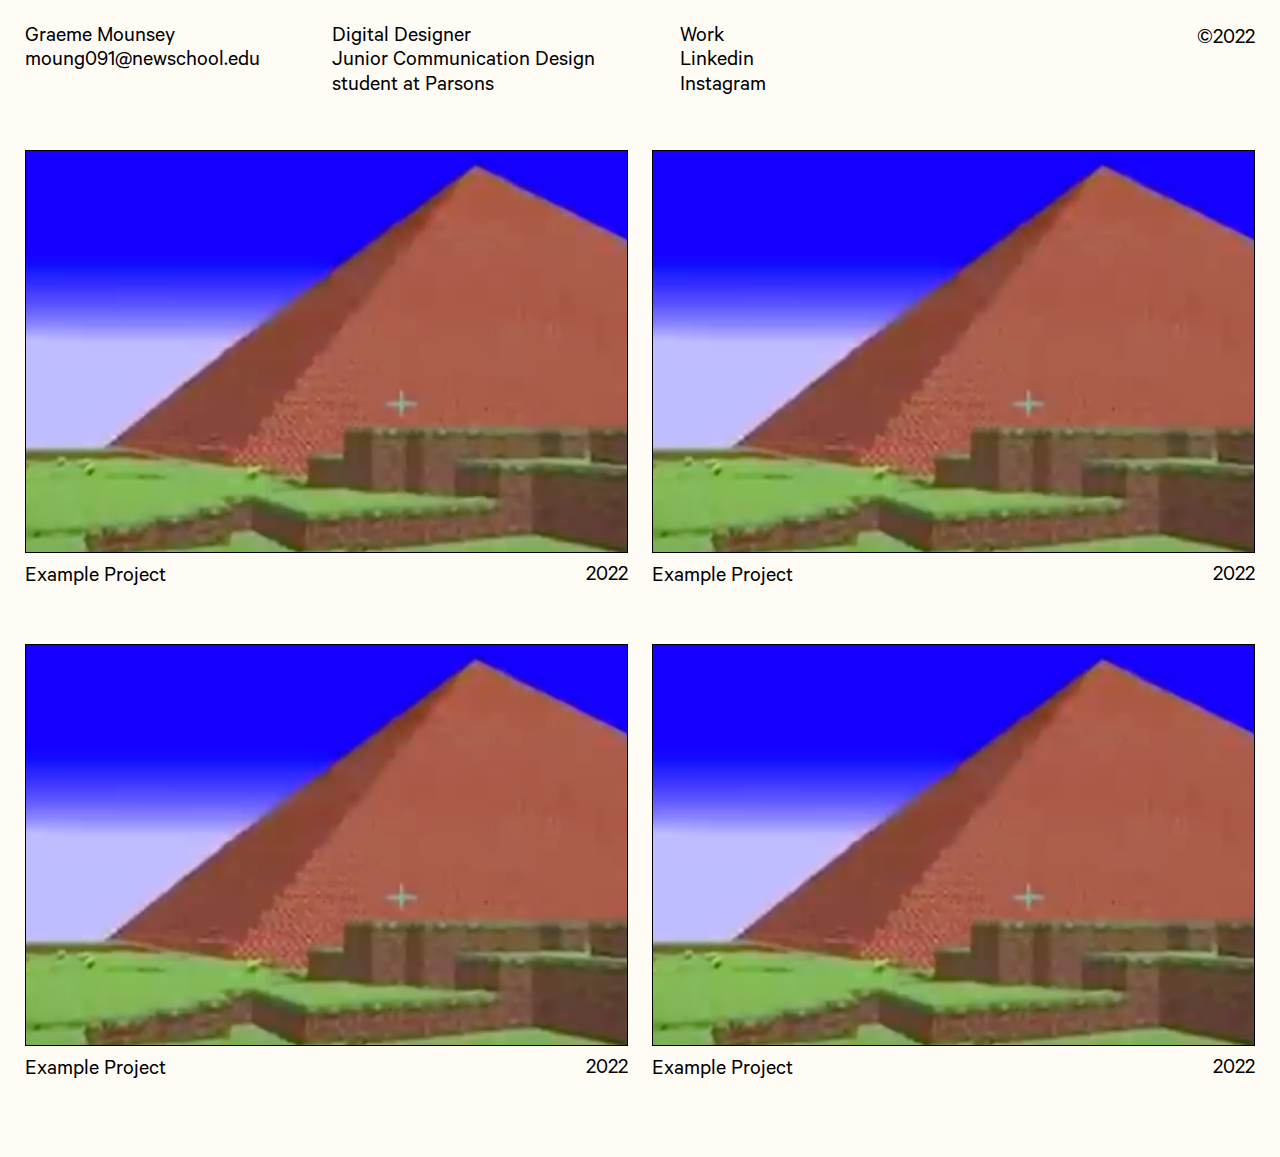
<file: work.html>
<!DOCTYPE html>
<!--[if lt IE 7]>      <html class="no-js lt-ie9 lt-ie8 lt-ie7"> <![endif]-->
<!--[if IE 7]>         <html class="no-js lt-ie9 lt-ie8"> <![endif]-->
<!--[if IE 8]>         <html class="no-js lt-ie9"> <![endif]-->
<!--[if gt IE 8]>      <html class="no-js"> <!--<![endif]-->
<html>
    <head>
        <meta charset="utf-8">
        <meta http-equiv="X-UA-Compatible" content="IE=edge">
        <meta name="description" content="">
        <meta name="viewport" content="width=device-width, initial-scale=1">
        <link rel="stylesheet" href="style.css">
        <title>Work- Graeme Mounsey</title>
        <link rel="icon" type="image/x-icon" href="images/favicon.ico">
    </head>
    <body>
    <div class="tl-wrapper tl-wrapper--mount tl-wrapper-status--entered">
    <header>
        <div class="heading">
            <div class="col">
                <h1>
                    <a href="/">Graeme Mounsey</a><br>
                    <a href="mailto: moung091@newschool.edu">moung091@newschool.edu</a>
                </h1>
            </div>
            <div class="col">
                <h2>
                    Digital Designer<br>Junior Communication Design<br>student at <a href="https://www.newschool.edu/parsons/">Parsons</a>
                </h2>
            </div>
        </div>
        <div class="menu">
            <div class="col">
                <ul>
                    <li>
                        <a class="" href="/work.html">Work</a>
                    </li>
                    <li>
                        <a class="" href="https://www.linkedin.com/in/graeme-mounsey-7044251b1/">Linkedin</a>
                    </li>
                    <li>
                        <a class="" href="https://www.instagram.com/graemeswork/">Instagram</a>
                    </li>
                </ul>
            </div>
            <div class="col copy">
                <span>©2022</span>
            </div>
        </div>
    </header>
    <main>
        <div class="index">
            <ul class="thumbs">
                <!-- Project 1-->
                <a class="thumb link" href="">
                    <li class="project-wrap">
                        <img class="image-wrapper" autoplay loop playsinline src="/images/test-imge.png">
                        <div class="details">
                            <span class="caption">
                                <p>Example Project</p>
                            </span>
                            <span class="year">2022</span>
                        </div>
                    </li>
                </a>
                <!-- Project 2-->
                <a class="thumb link" href="">
                    <li class="project-wrap">
                        <img class="image-wrapper" autoplay loop playsinline src="/images/test-imge.png">
                        <div class="details">
                            <span class="caption">
                                <p>Example Project</p>
                            </span>
                            <span class="year">2022</span>
                        </div>
                    </li>
                </a>
                <!-- Project 3-->
                <a class="thumb link" href="">
                    <li class="project-wrap">
                        <img class="image-wrapper" autoplay loop playsinline src="/images/test-imge.png">
                        <div class="details">
                            <span class="caption">
                                <p>Example Project</p>
                            </span>
                            <span class="year">2022</span>
                        </div>
                    </li>
                </a>
                <!-- Project 4-->
                <a class="thumb link" href="">
                    <li class="project-wrap">
                        <img class="image-wrapper" autoplay loop playsinline src="/images/test-imge.png">
                        <div class="details">
                            <span class="caption">
                                <p>Example Project</p>
                            </span>
                            <span class="year">2022</span>
                        </div>
                    </li>
                </a>

            </ul>
        </div>
    </main>
    </div>   
        <script src="" async defer></script>
    </body>
</html>
</file>
<file: style.css>
@media screen and (max-width: 1920px){

body, h1, h2, h3 {
    font-size: 1.75vw;
}
}

@media screen and (max-width: 700px){
body, h1, h2, h3 {
    font-size: 19px;
}
}

@font-face {
    font-family: 'Calibre';
    src: url(/typefaces/Calibre/CalibreRegular.otf);
}



*{
    margin: 0;
    padding: 0;
    border: 0;
    box-sizing: border-box;
}

*, :after, :before {
    margin: 0;
    padding: 0;
    border: 0;
    box-sizing: border-box;
}

a:-webkit-any-link {
    color: -webkit-link;
    cursor: pointer;
    text-decoration: underline;
}

a {
    color: #000000; 
    position: relative;
    display: inline-block;
}

a[href^="mailto:"]:link{
    color:#000000
}

a[href^="mailto:"]:visited{
    color:#000000
}

a[href^="mailto:"]:hover{
    color:#0000ff
}

a:link{
    color: #000000;
    text-decoration: none;
}

a:visited{
    color: #000000;
    text-decoration: none;
}

a:hover{
    color: #0000ff;
    text-decoration: none;
}

.about {
    display: block;
    position: relative;
    top: 0;
    left: 0;
    width: 100%;
    height: auto;
    overflow: auto;
    padding: 1.1em;
    box-sizing: border-box;
    margin: auto 0 0;
    font-size: 2vw;
    
}

.about{
    display: flex;
    flex-direction: row;
    position: relative;
    bottom: 0;
    width: 100%;
    height: 100%;
    top: 0;
    left: 0;
    overflow: hidden;
}

.aboutWrap {
    display: flex;
    position: relative;
    bottom: 0;
    width: 100%;
    height: 100%;
    top: 0;
    left: 0;
    overflow: hidden;
    align-items: center;
}

.about .aboutWrap .aboutText p {
    margin: 1em 0 0;
}

.about .aboutWrap .aboutText {
    margin: auto 1em 0 0;
    width: 50%;
    padding: 1em 0 0.75em;
}

.about .aboutWrap .aboutText .aboutLinks {
    display: grid;
    grid-template-columns: repeat(4,auto);
    grid-gap: 0.825em;
    margin: 2.725em 0 1.1em;
}

body {
    animation: fadeInAnimation ease 0.6s;
    animation-iteration-count: 1;
    animation-fill-mode: forwards;
}
  
@keyframes fadeInAnimation {
    0% {
        opacity: 0;
    }
    100% {
        opacity: 1.3;
     }
}



body, html {
    font-family: 'Calibre';
    height: 100%;
    -webkit-font-smoothing: antialiased;
    background-color: #FFFCF6;
}

body, h1, h2, h3 {

    line-height: 1.1em;
    font-weight: 400;
}

div {
    display: block;
}

html {
    display: block;
}

h1 {
    display: block;
    /* font-size: 2em; */
    margin-block-start: 0.9em;
    margin-block-end: 0.9em;
    margin-inline-start: 0px;
    margin-inline-end: 0px;
}

h2 {
    display: block;
    margin-block-start: 0.9em;
    margin-block-end: 0.9em;
    margin-inline-start: 0px;
    margin-inline-end: 0px;
}

header {
    display: block;
    width: 100%;
    height: auto;
    overflow: visible;
    z-index: 10;
    opacity: 1;
}

header .heading .col, header .menu .col {

    width: 50%;
    float: left;
    padding: 0.25em 0;
    box-sizing: border-box;

}

header .heading, header .menu {
    z-index: 1;
    position: relative;
    width: 50%;
    box-sizing: border-box;
    pointer-events: none;
    z-index: 10;
}

header .heading .col.rand-title {
    padding: 1.1em 2.2em 1.1em 0;
}

header .heading .col a {
    position: relative;
}

header .heading a {
    pointer-events: auto;
}

header .heading .col.copy, header .menu .col.copy {
    text-align: right;
    margin-block-start: 1em;
}

header .heading {
    left: 0;
    top: 0;
    padding: 0 0 0 1.1em;
    overflow: hidden;
    float: left;
}

header .menu {
    right: 0;
    top: 0;
    padding: 0 1.1em 0 0;
    overflow: visible;
    float: right;
}

header .menu .col {

    width: 50%;
}

header .menu ul li a {
    position: relative;
}

header .col ul li {
    pointer-events: auto;
}

header ul li a {
    display: block;
    width: -webkit-max-content;
    width: max-content;
    position: relative;
}

header ul li {
    list-style: none;
}

.index {
    display: block;
    color: #f2f2f2;
    width: 100%;
    height: 100%;
}
.index .thumbs {
    overflow: hidden;
    padding: 1.1em;
    display: grid;
    grid-template-columns: repeat(2,1fr);
    grid-auto-rows: auto;
    grid-gap: 1.1em;
}

.thumb .link{
    background: #000000;
    width: 100%;
    height: 100
}

li {
    display: list-item;
    list-style-type: none;
    text-align: -webkit-match-parent;
}


.image-wrapper{
    border: 1.5px solid black;
    height: 100%;
    width: 100%;

}

.tl-wrapper {
    width: 100%;
    float: left;
    position: relative;
}

ul {
    display: block;
    list-style-type: disc;
    margin-block-start: 0.9em;
    margin-block-end: 0.9em;
    margin-inline-start: 0px;
    margin-inline-end: 0px;
    padding-inline-start: 40px;
}

.caption{
    left: 0;
    top: 0;
    float: left;
    width: 50%;
    padding-top: 0.1em;
    padding-bottom: 0.3em;
}

.year{
    float: right;
    width: 50%;
    text-align: right;
    padding-top: 0.1em;
    padding-bottom: 0.3em;
}

.details{
    width: auto;
    overflow: hidden;
}

p {
    margin: 0 0 1em;
    widows: 2;
    orphans: 2;
    line-height: 1.125;
}

p .aboutLine {
    display: block;
    margin-block-start: 1em;
    margin-block-end: 1em;
    margin-inline-start: 0px;
    margin-inline-end: 0px;
}

.pinkAndGreen:hover{
    color: #243623;
}

.whiteAndRed:hover{
    color: #660000;
}

.justBlack:hover{
    text-decoration: underline;
}
</file>
